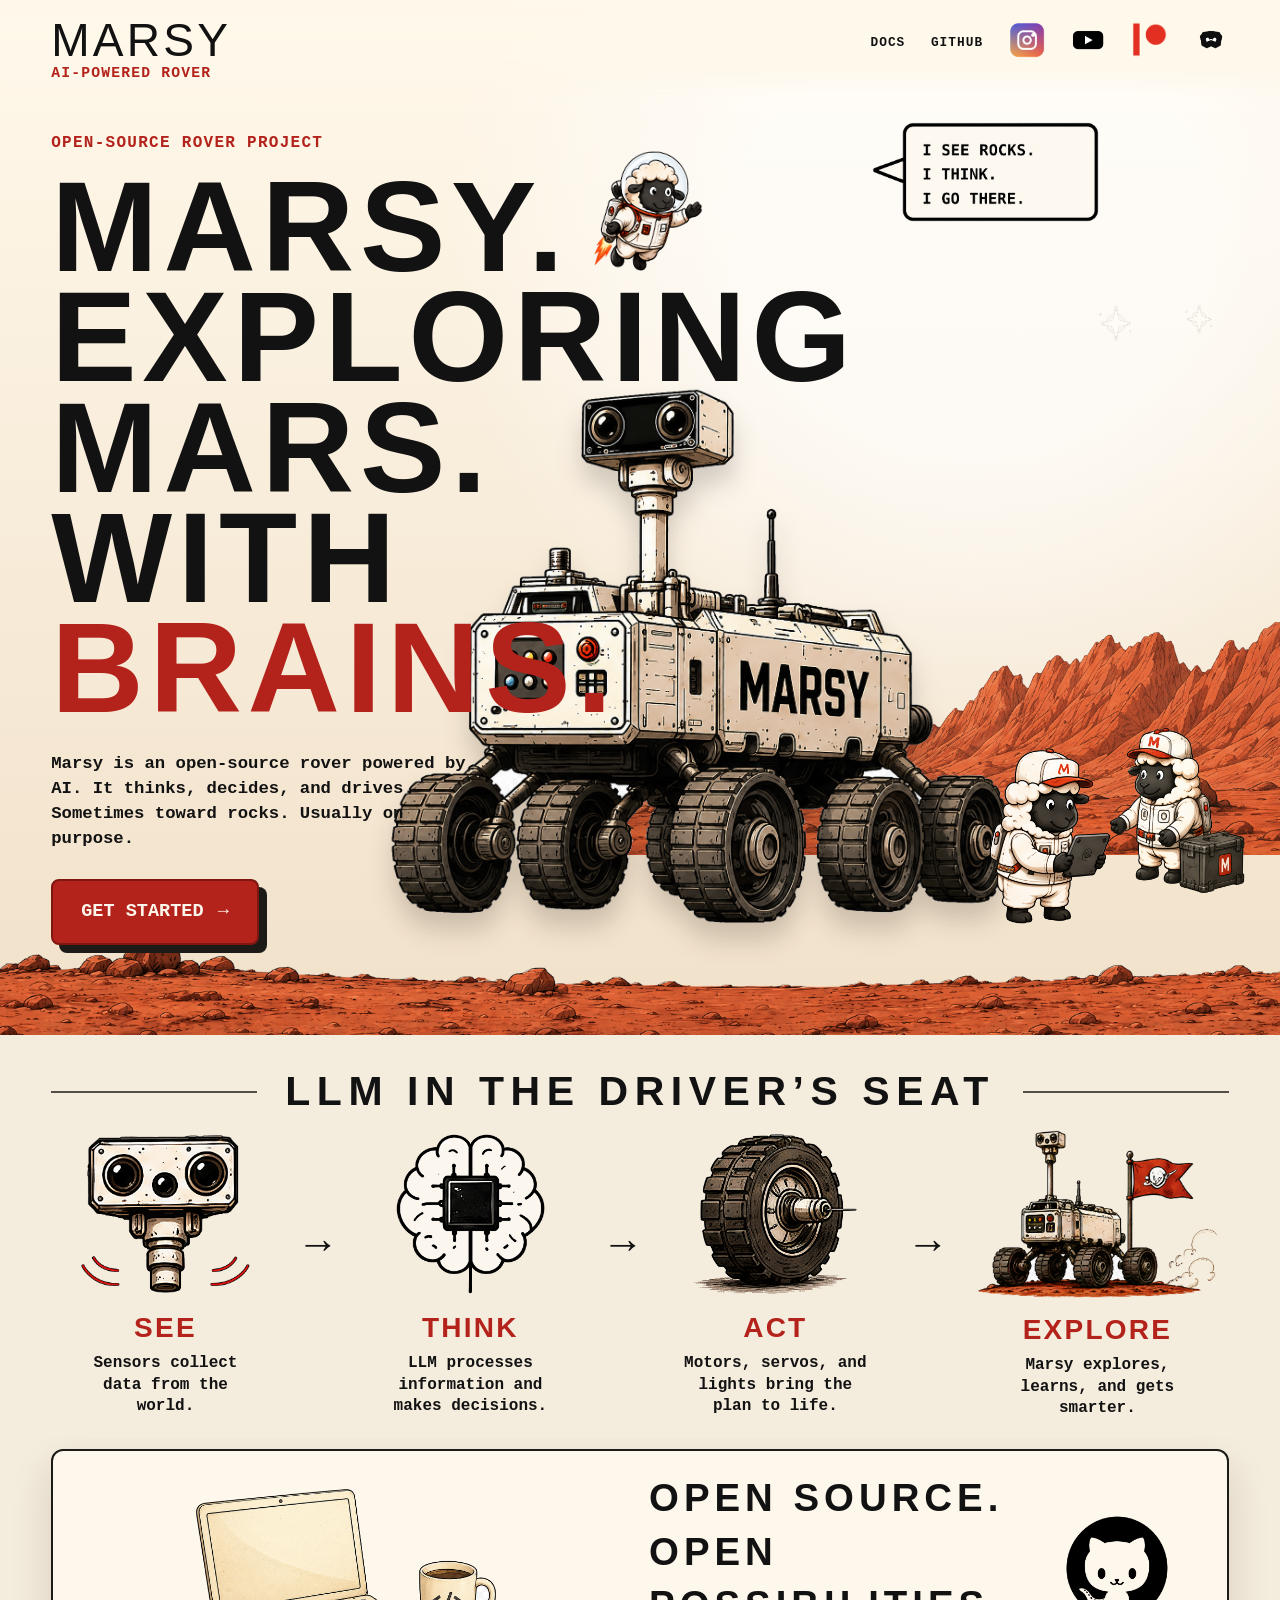
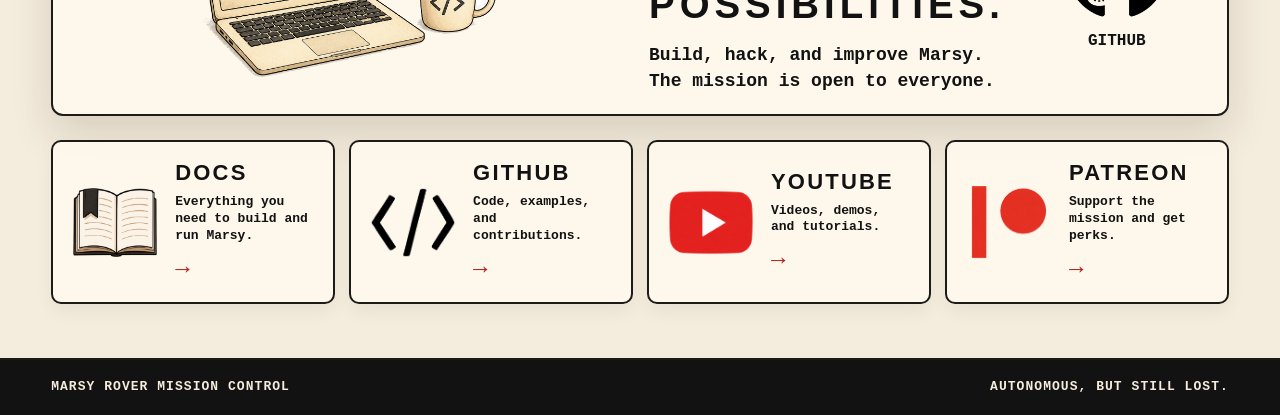
<file: index.html>
<!doctype html>
<html lang="en">
<head>
  <meta charset="utf-8" />
  <meta name="viewport" content="width=device-width, initial-scale=1" />
  <title>Marsy — AI-powered rover</title>
  <meta name="description" content="Marsy is an open-source AI-powered rover. It sees, thinks, acts, and explores." />
  <link rel="stylesheet" href="styles.css" />
</head>
<body>
  <header class="topbar" aria-label="Main navigation">
    <a class="brand" href="#top" aria-label="Marsy home">
      <span class="brand-name">MARSY</span>
      <span class="brand-subtitle">AI-powered rover</span>
    </a>

    <nav class="nav-links" aria-label="Project links">
      <a href="https://github.com/astro-sheep/marsy/wiki">Docs</a>
      <a href="https://github.com/astro-sheep/marsy">GitHub</a>
      <a class="nav-icon" href="https://www.instagram.com/" aria-label="Instagram"><img src="assets/instagram-icon.png" alt="" /></a>
      <a class="nav-icon" href="https://www.youtube.com/" aria-label="YouTube"><img src="assets/youtube-black-icon.png" alt="" /></a>
      <a class="nav-icon" href="https://www.patreon.com/" aria-label="Patreon"><img src="assets/patreon-icon.png" alt="" /></a>
      <a class="nav-icon" href="https://discord.com/" aria-label="Discord"><img src="assets/discord-icon.png" alt="" /></a>
    </nav>
  </header>

  <main id="top">
    <section class="hero" aria-labelledby="hero-title">
      <img class="hero-mountains" src="assets/mountains.png" alt="" />
      <img class="hero-ground" src="assets/ground-wide.png" alt="" />
      <img class="hero-stars" src="assets/stars.png" alt="" />
      <img class="hero-rover" src="assets/rover-main.png" alt="A six-wheeled rover named Marsy" />
      <img class="hero-sheep jet" src="assets/sheep-jetpack.png" alt="" />
      <img class="hero-sheep laptop" src="assets/sheep-laptop.png" alt="" />
      <img class="hero-sheep box" src="assets/sheep-box.png" alt="" />
      <img class="speech" src="assets/speech-bubble.png" alt="I see rocks. I think. I go there." />

      <div class="hero-copy">
        <p class="eyebrow">Open-source rover project</p>
        <h1 id="hero-title">Marsy.<br />Exploring Mars.<br />With <span>brains.</span></h1>
        <p class="lead">Marsy is an open-source rover powered by AI. It thinks, decides, and drives. Sometimes toward rocks. Usually on purpose.</p>
        <a class="cta" href="https://github.com/astro-sheep/marsy/wiki">Get started <span aria-hidden="true">→</span></a>
      </div>
    </section>

    <section class="pipeline" aria-labelledby="pipeline-title">
      <div class="section-rule"><span></span><h2 id="pipeline-title">LLM in the driver’s seat</h2><span></span></div>

      <div class="steps">
        <article class="step">
          <img src="assets/sensor-head.png" alt="Sensor head illustration" />
          <h3>See</h3>
          <p>Sensors collect data from the world.</p>
        </article>
        <div class="arrow" aria-hidden="true">→</div>
        <article class="step">
          <img src="assets/brain-chip.png" alt="Brain chip illustration" />
          <h3>Think</h3>
          <p>LLM processes information and makes decisions.</p>
        </article>
        <div class="arrow" aria-hidden="true">→</div>
        <article class="step">
          <img src="assets/wheel.png" alt="Rover wheel illustration" />
          <h3>Act</h3>
          <p>Motors, servos, and lights bring the plan to life.</p>
        </article>
        <div class="arrow" aria-hidden="true">→</div>
        <article class="step">
          <img src="assets/mini-rover.png" alt="Small Marsy rover exploring" />
          <h3>Explore</h3>
          <p>Marsy explores, learns, and gets smarter.</p>
        </article>
      </div>
    </section>

    <section class="open" aria-labelledby="open-title">
      <div class="open-card">
        <img class="open-art" src="assets/laptop-mug.png" alt="Laptop with code and a sheep helper" />
        <div>
          <h2 id="open-title">Open source. Open possibilities.</h2>
          <p>Build, hack, and improve Marsy. The mission is open to everyone.</p>
        </div>
        <a class="github-badge" id="github" href="https://github.com/astro-sheep/marsy" aria-label="Marsy GitHub">
          <img src="assets/github-icon.png" alt="" />
          <span>GitHub</span>
        </a>
      </div>
    </section>

    <section class="cards" aria-label="Marsy resources">
      <a class="resource-card" id="docs" href="https://github.com/astro-sheep/marsy/wiki">
        <img src="assets/book-icon.png" alt="" />
        <div>
          <h3>Docs</h3>
          <p>Everything you need to build and run Marsy.</p>
          <span>→</span>
        </div>
      </a>
      <a class="resource-card" href="https://github.com/astro-sheep/marsy">
        <img src="assets/code-icon.png" alt="" />
        <div>
          <h3>GitHub</h3>
          <p>Code, examples, and contributions.</p>
          <span>→</span>
        </div>
      </a>
      <a class="resource-card" id="youtube" href="https://www.youtube.com/">
        <img src="assets/youtube-icon.png" alt="" />
        <div>
          <h3>YouTube</h3>
          <p>Videos, demos, and tutorials.</p>
          <span>→</span>
        </div>
      </a>
      <a class="resource-card" id="patreon" href="https://www.patreon.com/">
        <img src="assets/patreon-icon.png" alt="" />
        <div>
          <h3>Patreon</h3>
          <p>Support the mission and get perks.</p>
          <span>→</span>
        </div>
      </a>
    </section>
  </main>

  <footer class="footer">
    <span>Marsy rover mission control</span>
    <span>Autonomous, but still lost.</span>
  </footer>
</body>
</html>
</file>
<file: styles.css>
:root {
  --paper: #f4ecdd;
  --paper-2: #fff9ee;
  --ink: #121212;
  --muted: #4b3d35;
  --mars: #b3221b;
  --mars-dark: #7f1711;
  --line: #1c1b18;
  --sand: #e5d4bd;
  --card: rgba(255, 249, 238, 0.9);
  --shadow: 0 18px 42px rgba(52, 28, 16, 0.14);
  --radius: 12px;
  --max-content: 1280px;
}

* { box-sizing: border-box; }
html { scroll-behavior: smooth; }
body {
  margin: 0;
  color: var(--ink);
  background: linear-gradient(180deg, #fff9ec 0%, var(--paper) 18%, var(--paper) 100%);
  font-family: "Courier New", Courier, monospace;
  overflow-x: hidden;
  line-height: 1.4;
}

a { color: inherit; text-decoration: none; }
img { display: block; max-width: 100%; image-rendering: auto; }
main { overflow: hidden; }

.topbar {
  position: fixed;
  z-index: 50;
  inset: 0 0 auto 0;
  display: flex;
  align-items: flex-start;
  justify-content: space-between;
  gap: 34px;
  padding: 22px clamp(18px, 4vw, 52px) 14px;
  background: linear-gradient(180deg, rgba(255, 248, 234, 0.96) 0%, rgba(255, 248, 234, 0.85) 72%, rgba(255, 248, 234, 0) 100%);
  backdrop-filter: blur(6px);
}

.brand {
  display: grid;
  gap: 4px;
  text-transform: uppercase;
  flex: 0 0 auto;
}
.brand-name {
  font-family: Impact, Haettenschweiler, "Arial Black", sans-serif;
  font-size: clamp(34px, 3.6vw, 56px);
  line-height: .8;
  letter-spacing: .07em;
}
.brand-subtitle {
  color: var(--mars);
  font-weight: 900;
  font-size: clamp(12px, 1.15vw, 18px);
  letter-spacing: .08em;
}

.nav-links {
  display: flex;
  align-items: center;
  justify-content: flex-end;
  gap: clamp(10px, 2vw, 26px);
  flex-wrap: wrap;
  font-weight: 900;
  text-transform: uppercase;
  letter-spacing: .08em;
  font-size: clamp(12px, 1vw, 18px);
}
.nav-links a:not(.nav-icon) {
  padding-top: 6px;
  transition: color .16s ease;
}
.nav-links a:not(.nav-icon):hover { color: var(--mars); }
.nav-icon {
  display: grid;
  place-items: center;
  width: clamp(30px, 2.8vw, 42px);
  height: clamp(30px, 2.8vw, 42px);
  transition: transform .16s ease;
}
.nav-icon:hover { transform: translateY(-2px); }
.nav-icon img {
  width: 100%;
  height: 100%;
  object-fit: contain;
}

.hero {
  position: relative;
  min-height: 760px;
  padding: 132px clamp(20px, 4vw, 56px) 90px;
  isolation: isolate;
}
.hero::before {
  content: "";
  position: absolute;
  inset: 0;
  background: radial-gradient(circle at 76% 22%, rgba(255,255,255,.68) 0 18%, transparent 42%), linear-gradient(180deg, #fff8ea 0%, #f1e1ca 100%);
  z-index: -4;
}
.hero-copy {
  position: relative;
  z-index: 5;
  width: min(520px, 44vw);
}
.eyebrow {
  margin: 0 0 18px;
  color: var(--mars);
  font-weight: 900;
  text-transform: uppercase;
  letter-spacing: .08em;
}
h1 {
  margin: 0;
  font-family: Impact, Haettenschweiler, "Arial Black", sans-serif;
  font-size: clamp(64px, 10vw, 148px);
  line-height: .86;
  letter-spacing: .045em;
  text-transform: uppercase;
}
h1 span { color: var(--mars); }
.lead {
  max-width: 430px;
  margin: 28px 0 28px;
  font-size: clamp(16px, 1.35vw, 22px);
  line-height: 1.45;
  font-weight: 700;
}
.cta {
  display: inline-flex;
  align-items: center;
  gap: 14px;
  border: 2px solid var(--mars-dark);
  border-radius: 8px;
  background: var(--mars);
  color: #fff6eb;
  padding: 18px 28px;
  font-size: clamp(17px, 1.45vw, 22px);
  font-weight: 900;
  text-transform: uppercase;
  box-shadow: 8px 8px 0 var(--line);
  transition: transform .18s ease, box-shadow .18s ease;
}
.cta:hover { transform: translate(4px, 4px); box-shadow: 4px 4px 0 var(--line); }

.hero-mountains {
  position: absolute;
  z-index: -2;
  right: -2vw;
  bottom: 180px;
  width: min(56vw, 780px);
  opacity: .94;
}
.hero-ground {
  position: absolute;
  z-index: -1;
  left: -4vw;
  right: -4vw;
  bottom: -18px;
  width: 108vw;
  max-width: none;
}
.hero-rover {
  position: absolute;
  z-index: 2;
  right: 21vw;
  bottom: 112px;
  width: min(49vw, 690px);
  filter: drop-shadow(0 18px 12px rgba(38, 22, 15, .18));
}
.hero-stars {
  position: absolute;
  z-index: -1;
  right: 5vw;
  top: 300px;
  width: 120px;
  opacity: .65;
}
.hero-sheep { position: absolute; z-index: 4; }
.hero-sheep.jet { right: 45vw; top: 150px; width: clamp(112px, 9vw, 150px); transform: rotate(-4deg); }
.hero-sheep.laptop { right: 13vw; bottom: 108px; width: clamp(120px, 10vw, 160px); }
.hero-sheep.box { right: 2.6vw; bottom: 138px; width: clamp(132px, 11vw, 172px); }
.speech { position: absolute; z-index: 5; right: 14vw; top: 120px; width: clamp(220px, 18vw, 300px); }

.pipeline, .open, .cards {
  padding-inline: clamp(20px, 4vw, 56px);
}
.pipeline {
  position: relative;
  padding-top: 28px;
  padding-bottom: 18px;
  background: var(--paper);
}
.section-rule {
  display: grid;
  grid-template-columns: 1fr auto 1fr;
  align-items: center;
  gap: 28px;
  max-width: var(--max-content);
  margin: 0 auto 8px;
}
.section-rule span { height: 2px; background: var(--line); opacity: .75; }
.section-rule h2 {
  margin: 0;
  font-family: Impact, Haettenschweiler, "Arial Black", sans-serif;
  font-size: clamp(26px, 3.2vw, 44px);
  letter-spacing: .16em;
  text-transform: uppercase;
  white-space: nowrap;
  text-align: center;
}
.steps {
  max-width: var(--max-content);
  margin: 0 auto;
  display: grid;
  grid-template-columns: 1fr auto 1fr auto 1fr auto 1.15fr;
  align-items: center;
  gap: clamp(10px, 2vw, 30px);
}
.step { text-align: center; }
.step img { height: 168px; width: 100%; object-fit: contain; object-position: center center; margin: 0 auto 10px; }
.step:last-child img { height: 172px; }
.step h3 {
  margin: 0 0 6px;
  color: var(--mars);
  font-family: Impact, Haettenschweiler, "Arial Black", sans-serif;
  font-size: 28px;
  text-transform: uppercase;
  letter-spacing: .08em;
}
.step p { margin: 0 auto; max-width: 185px; line-height: 1.32; font-weight: 700; }
.arrow { font-size: 42px; line-height: 1; transform: translateY(-28px); }

.open { padding-top: 12px; padding-bottom: 14px; }
.open-card {
  max-width: var(--max-content);
  margin: 0 auto;
  min-height: 236px;
  display: grid;
  grid-template-columns: minmax(500px, 620px) 1fr auto;
  align-items: center;
  gap: 34px;
  border: 2px solid var(--line);
  border-radius: var(--radius);
  background: var(--card);
  box-shadow: var(--shadow);
  padding: 20px 32px 20px 24px;
}
.open-art { height: 206px; width: 100%; object-fit: contain; object-position: center center; overflow: visible; }
.open h2 {
  margin: 0 0 10px;
  font-family: Impact, Haettenschweiler, "Arial Black", sans-serif;
  font-size: clamp(30px, 3vw, 46px);
  letter-spacing: .13em;
  text-transform: uppercase;
}
.open p { margin: 0; font-size: 18px; font-weight: 800; line-height: 1.45; }
.github-badge {
  display: grid;
  place-items: center;
  gap: 10px;
  min-width: 156px;
  font-weight: 900;
  text-transform: uppercase;
}
.github-badge img { width: 108px; height: 108px; object-fit: contain; object-position: center; }

.cards {
  padding-top: 10px;
  padding-bottom: 54px;
  display: grid;
  grid-template-columns: repeat(4, minmax(0, 1fr));
  gap: 14px;
  max-width: calc(var(--max-content) + 80px);
  margin: 0 auto;
}
.resource-card {
  min-height: 128px;
  display: grid;
  grid-template-columns: 88px 1fr;
  align-items: center;
  gap: 16px;
  padding: 16px 18px;
  border: 2px solid var(--line);
  border-radius: 10px;
  background: var(--card);
  box-shadow: 0 8px 18px rgba(0,0,0,.05);
  transition: transform .18s ease, background .18s ease, box-shadow .18s ease;
}
.resource-card:hover {
  transform: translateY(-4px);
  background: #fff6e8;
  box-shadow: 0 12px 24px rgba(0,0,0,.09);
}
.resource-card img {
  width: 92px;
  height: 78px;
  object-fit: contain;
  justify-self: center;
}
.resource-card h3 {
  margin: 0 0 5px;
  font-family: Impact, Haettenschweiler, "Arial Black", sans-serif;
  font-size: 22px;
  letter-spacing: .1em;
  text-transform: uppercase;
}
.resource-card p { margin: 0 0 8px; font-size: 13px; line-height: 1.3; font-weight: 800; }
.resource-card span { color: var(--mars); font-size: 24px; font-weight: 900; }

.footer {
  display: flex;
  justify-content: space-between;
  gap: 20px;
  border-top: 2px solid var(--line);
  padding: 18px clamp(20px, 4vw, 56px);
  background: var(--ink);
  color: var(--paper);
  font-size: 13px;
  font-weight: 900;
  text-transform: uppercase;
  letter-spacing: .08em;
}

@media (max-width: 1200px) {
  .hero-copy { width: min(520px, 52vw); }
  .hero-rover { right: 12vw; width: min(58vw, 620px); }
  .hero-mountains { width: 64vw; right: -4vw; }
  .hero-sheep.jet { right: 52vw; }
  .speech { right: 5vw; }
  .open-card { grid-template-columns: 420px 1fr auto; }
}

@media (max-width: 1024px) {
  .hero {
    min-height: 880px;
    padding-top: 148px;
    padding-bottom: 80px;
  }
  .hero-copy { width: min(590px, 72vw); }
  .hero-rover { right: 6vw; bottom: 132px; width: min(76vw, 640px); }
  .hero-mountains { width: 78vw; bottom: 225px; }
  .hero-sheep.jet { right: 54vw; top: 320px; }
  .speech { top: 228px; right: 5vw; }
  .hero-sheep.laptop, .hero-sheep.box { display: none; }
  .steps { grid-template-columns: repeat(4, 1fr); gap: 20px; }
  .arrow { display: none; }
  .open-card { grid-template-columns: 360px 1fr; }
  .github-badge { grid-column: 1 / -1; display: flex; justify-content: center; }
  .cards { grid-template-columns: repeat(2, minmax(0, 1fr)); }
}

@media (max-width: 760px) {
  .topbar {
    position: sticky;
    align-items: flex-start;
    flex-wrap: wrap;
    gap: 14px;
    padding: 16px 18px 12px;
  }
  .brand-name { font-size: 34px; }
  .brand-subtitle { font-size: 12px; }
  .nav-links {
    width: 100%;
    justify-content: flex-start;
    gap: 10px 16px;
  }
  .nav-links a:not(.nav-icon) { font-size: 12px; padding-top: 0; }
  .nav-icon { width: 28px; height: 28px; }

  .hero {
    min-height: 840px;
    padding: 28px 18px 64px;
  }
  .hero-copy { width: 100%; max-width: 390px; }
  h1 { font-size: clamp(54px, 18vw, 82px); }
  .lead { font-size: 15px; max-width: 320px; margin-top: 22px; }
  .cta { padding: 16px 20px; font-size: 17px; box-shadow: 5px 5px 0 var(--line); }

  .hero-rover { width: 96vw; right: -7vw; bottom: 116px; }
  .hero-mountains { width: 112vw; right: -34vw; bottom: 230px; }
  .hero-ground { width: 180vw; left: -40vw; }
  .hero-sheep.jet, .speech, .hero-stars { display: none; }

  .section-rule { grid-template-columns: 1fr; gap: 10px; }
  .section-rule span { display: none; }
  .section-rule h2 {
    white-space: normal;
    font-size: 30px;
    line-height: 1.05;
  }
  .steps { grid-template-columns: 1fr 1fr; gap: 20px 14px; }
  .step img { height: 132px; }
  .step:last-child img { height: 138px; }
  .step h3 { font-size: 23px; }
  .step p { font-size: 13px; }

  .open-card {
    grid-template-columns: 1fr;
    text-align: center;
    padding: 18px;
  }
  .open-art { height: 168px; }
  .open h2 { font-size: 28px; }
  .open p { font-size: 15px; }

  .cards {
    grid-template-columns: 1fr;
    padding-inline: 18px;
  }
  .footer {
    flex-direction: column;
    text-align: center;
  }
}

@media (max-width: 480px) {
  .hero {
    min-height: 760px;
    padding-bottom: 56px;
  }
  .hero-rover { bottom: 96px; }
  .hero-mountains { bottom: 190px; }
  .resource-card {
    grid-template-columns: 72px 1fr;
    gap: 14px;
    min-height: 104px;
    padding: 14px;
  }
  .resource-card img { width: 72px; height: 66px; }
  .resource-card h3 { font-size: 20px; }
}
</file>
